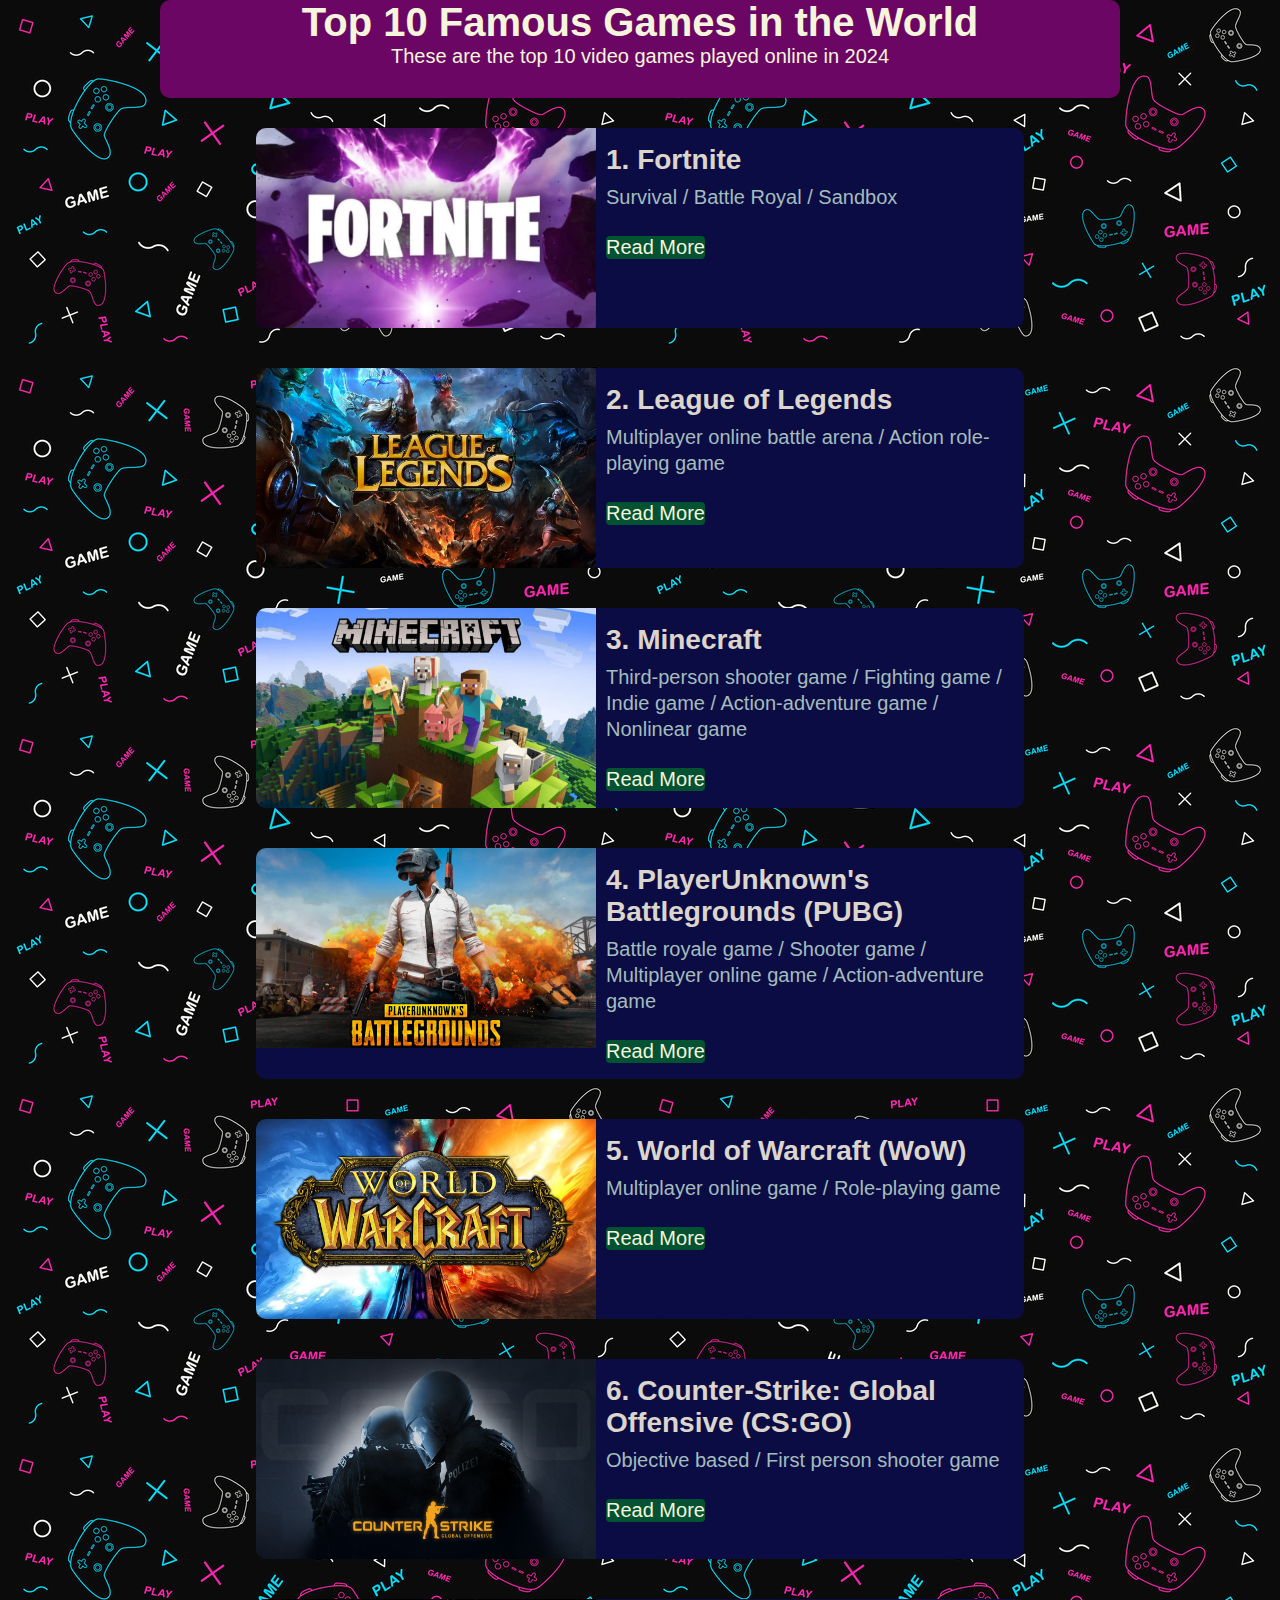
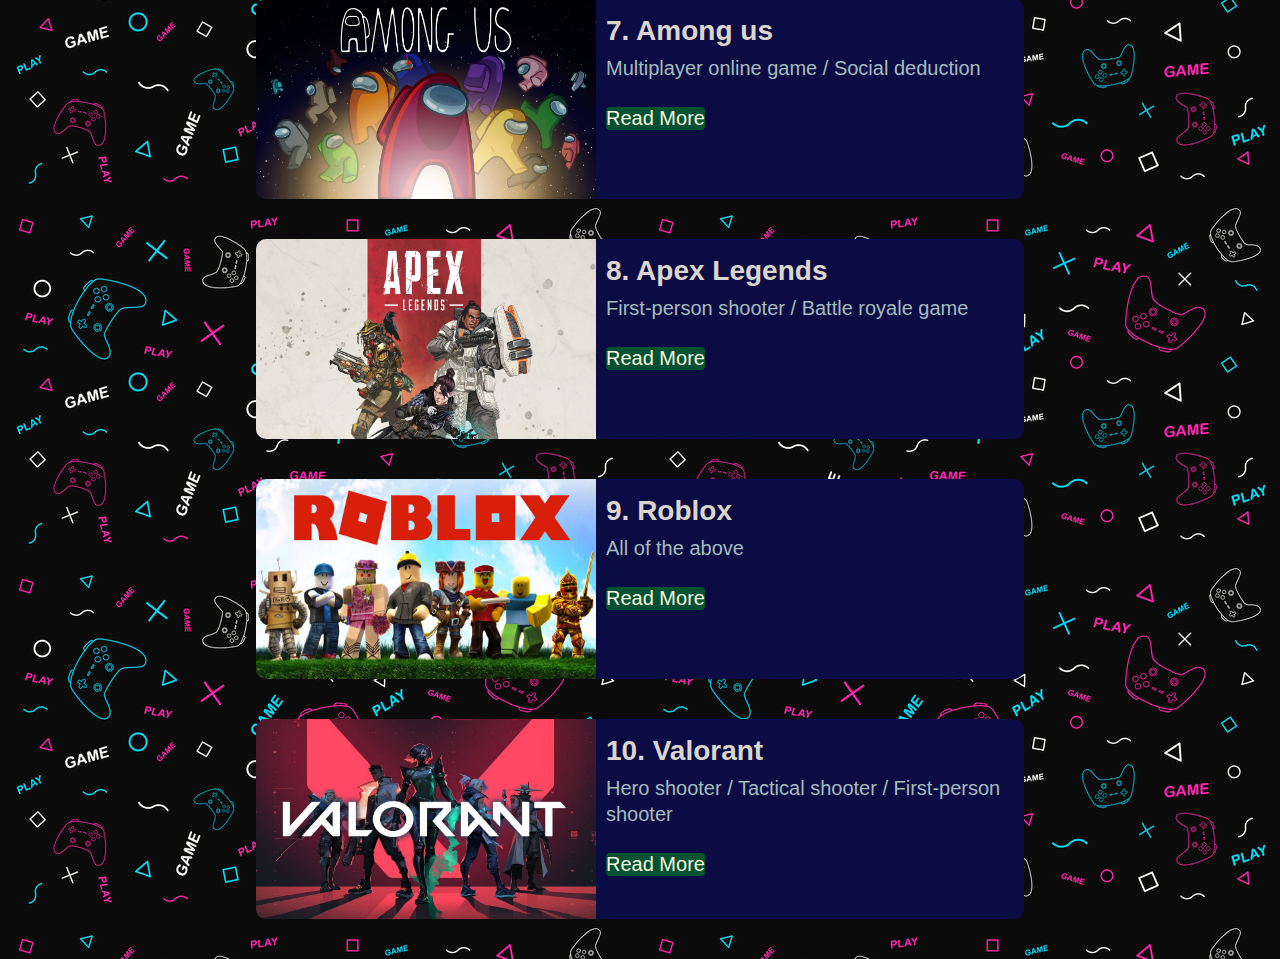
<file: App1_Rhad-Tyler-Pasag/index.html>
<!doctype html>
<html>
    <head>
        <link rel="stylesheet" href="stylesheet.css">
    </head>
    <body>

<div class="h1p">
<h1>Top 10 Famous Games in the World</h1>
<p>These are the top 10 video games played online in 2024</p>
</div>

<div class="box-container">

<div class="box">
    <img src="FORTNITE.jpg">
    <div class="box-content">
       <h3>1. Fortnite</h3>
        <p>Survival / Battle Royal / Sandbox</p>
        <a href="fortnite.html" class="btn">Read More</a>
      
    </div>
</div>

<div class="box">
    <img src="league of legends.jpg">
    <div class="box-content">
        <h3>2. League of Legends</h3>
        <p>Multiplayer online battle arena / Action role-playing game</p>
        <a href="LOL.html" class="btn">Read More</a>
    </div>
</div>

<div class="box">
    <img src="minecraft-font.jpg">
    <div class="box-content">
        <h3>3. Minecraft</h3>
        <p>Third-person shooter game / Fighting game / Indie game / Action-adventure game / Nonlinear game</p>
        <a href="minecraft.html" class="btn">Read More</a>
    </div>
</div>

<div class="box">
    <img src="PUBG.jpg">
    <div class="box-content">
        <h3>4. PlayerUnknown's Battlegrounds (PUBG)</h3>
        <p>Battle royale game / Shooter game / Multiplayer online game / Action-adventure game</p>
        <a href="PUBG.html" class="btn">Read More</a> 
    </div>
</div>

<div class="box">
    <img src="World of Warcraft.jpg">
    <div class="box-content">
        <h3>5. World of Warcraft (WoW)</h3>
        <p>Multiplayer online game / Role-playing game</p>
        <a href="WOW.html" class="btn">Read More</a>
    </div>
</div>

<div class="box">
    <img src="CS.png">
    <div class="box-content">
        <h3>6. Counter-Strike: Global Offensive (CS:GO)</h3>
        <p>Objective based / First person shooter game</p>
        <a href="CS.html" class="btn">Read More</a>
    </div>
</div>

<div class="box">
    <img src="Among us.jpg">
    <div class="box-content">
        <h3>7. Among us</h3>
        <p>Multiplayer online game / Social deduction</p>
        <a href="Among us.html" class="btn">Read More</a>
    </div>
</div>

<div class="box">
    <img src="Apex legends.jpg">
    <div class="box-content">
        <h3>8. Apex Legends</h3>
        <p> First-person shooter / Battle royale game</p>
        <a href="Apex.html" class="btn">Read More</a>
    </div>
</div>

<div class="box">
    <img src="Roblox.jpg">
    <div class="box-content">
        <h3>9. Roblox</h3>
        <p>All of the above</p>
        <a href="Roblox.html" class="btn">Read More</a>
    </div>
</div>

<div class="box">
    <img src="Valorant.jpg">
    <div class="box-content">
        <h3>10. Valorant</h3>
        <p>Hero shooter / Tactical shooter / First-person shooter</p>
        <a href="Valorant.html" class="btn">Read More</a>
    </div>
</div>

</div>

    </body>
</html>
</file>
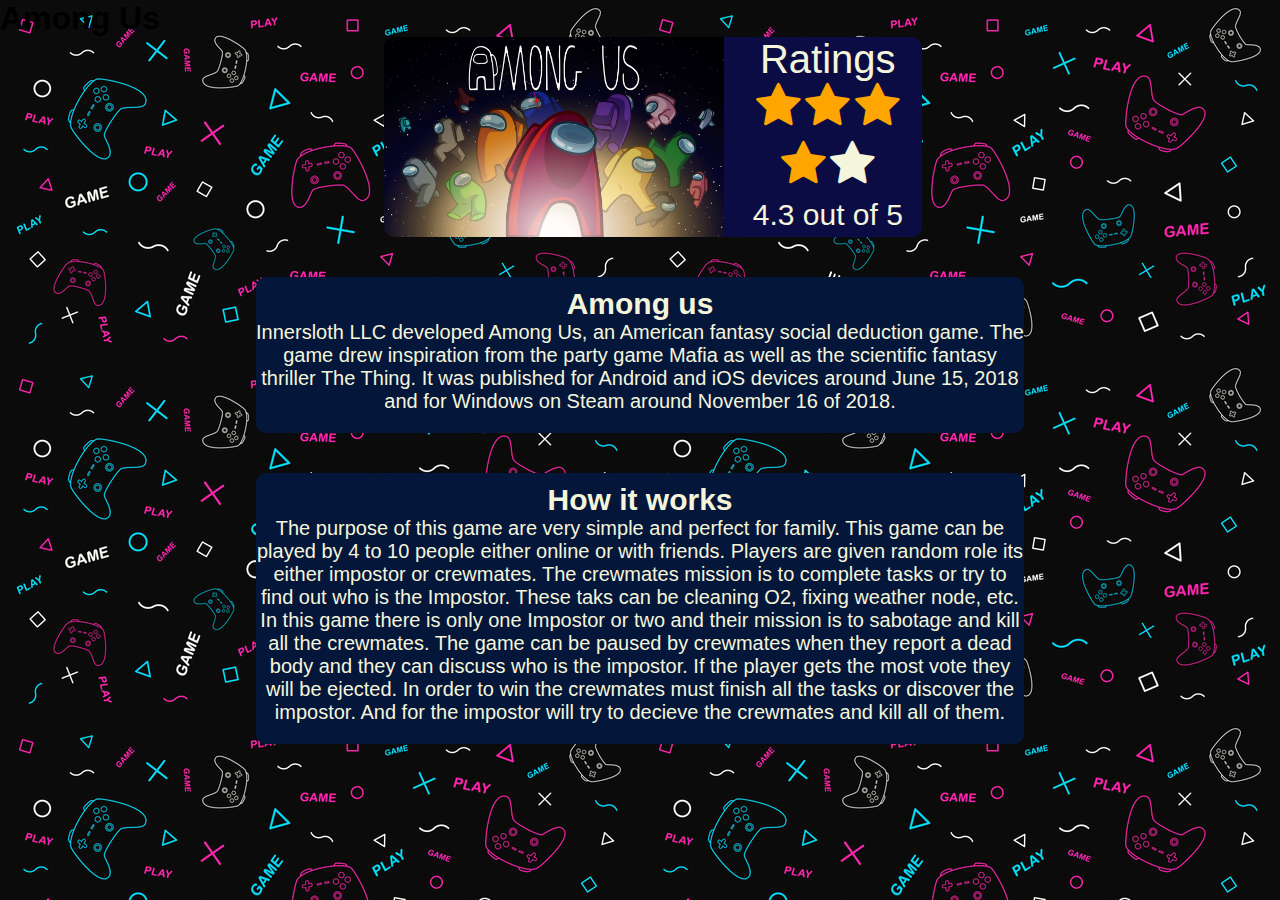
<file: App1_Rhad-Tyler-Pasag/Among us.html>
<!DOCTYPE html>
<html>
    <head>
        <link rel="stylesheet" href="stylesheet.css">
        <link rel="stylesheet" href="https://cdnjs.cloudflare.com/ajax/libs/font-awesome/4.7.0/css/font-awesome.min.css">
    </head>
    <body>
        <h1>Among Us</h1>

        <div class="heading-box">
        <div class="box">
             <img src="Among us.jpg">
        <span class="heading">Ratings</span>
        <br>
        <span class="fa fa-star fa-3x checked"></span>
        <span class="fa fa-star fa-3x checked"></span>
        <span class="fa fa-star fa-3x checked"></span>
        <span class="fa fa-star fa-3x checked"></span>
        <span class="fa fa-star fa-3x"></span>
        <p>4.3 out of 5</p>
        </div>
     </div>

     <div class="p-box">
        <h2>Among us</h2>
        <p>
            Innersloth LLC developed Among Us, an American fantasy social deduction game. 
            The game drew inspiration from the party game Mafia as well as the scientific fantasy thriller The Thing. 
            It was published for Android and iOS devices around June 15, 2018 and for Windows on Steam around November 16 of 2018.
        </p>
     </div>

     <div class="p-box">
        <h2>How it works</h2>
        <p>
            The purpose of this game are very simple and perfect for family.
            This game can be played by 4 to 10 people either online or with friends.
            Players are given random role its either impostor or crewmates. 
            The crewmates mission is to complete tasks or try to find out who is the Impostor.
            These taks can be cleaning O2, fixing weather node, etc. 
            In this game there is only one Impostor or two and their mission is to sabotage and kill all the crewmates.
            The game can be paused by crewmates when they report a dead body and they can discuss who is the impostor.
            If the player gets the most vote they will be ejected. 
            In order to win the crewmates must finish all the tasks or discover the impostor. 
            And for the impostor will try to decieve the crewmates and kill all of them.
        </p>
     </div>
    </body>
</html>
</file>
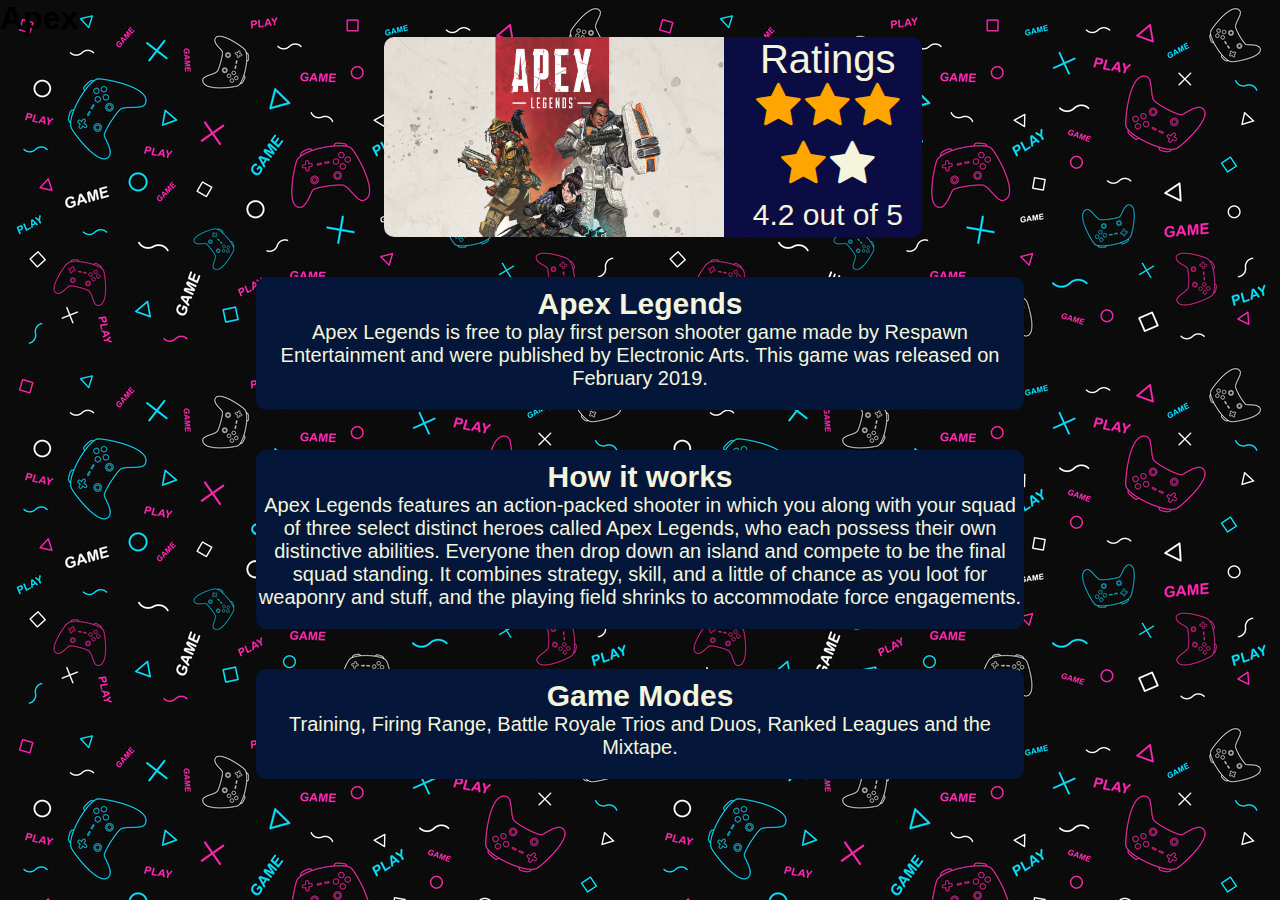
<file: App1_Rhad-Tyler-Pasag/Apex.html>
<!DOCTYPE html>
<html>
    <head>
        <link rel="stylesheet" href="stylesheet.css">
        <link rel="stylesheet" href="https://cdnjs.cloudflare.com/ajax/libs/font-awesome/4.7.0/css/font-awesome.min.css">
    </head>
    <body>
        <h1>Apex</h1>

        <div class="heading-box">
        <div class="box">
             <img src="Apex legends.jpg">
        <span class="heading">Ratings</span>
        <br>
        <span class="fa fa-star fa-3x checked"></span>
        <span class="fa fa-star fa-3x checked"></span>
        <span class="fa fa-star fa-3x checked"></span>
        <span class="fa fa-star fa-3x checked"></span>
        <span class="fa fa-star fa-3x"></span>
        <p>4.2 out of 5</p>
        </div>
     </div>

     <div class="p-box">
        <h2>Apex Legends</h2>
        <p>
            Apex Legends is free to play first person shooter game made by Respawn Entertainment and were published by Electronic Arts.
            This game was released on February 2019.
        </p>
     </div>

     <div class="p-box">
        <h2>How it works</h2>
        <p>
           Apex Legends features an action-packed shooter in which you along with your squad of three select distinct heroes called Apex Legends, 
           who each possess their own distinctive abilities. Everyone then drop down an island and compete to be the final squad standing. 
           It combines strategy, skill, and a little of chance as you loot for weaponry and stuff, and the playing field shrinks to accommodate force engagements. 
       </p> 
    </div>

    <div class="p-box">
        <h2>Game Modes</h2>
        <p>
            Training, Firing Range, Battle Royale Trios and Duos, Ranked Leagues and the Mixtape.
        </p>
    </div>
    </body>
</html>
</file>
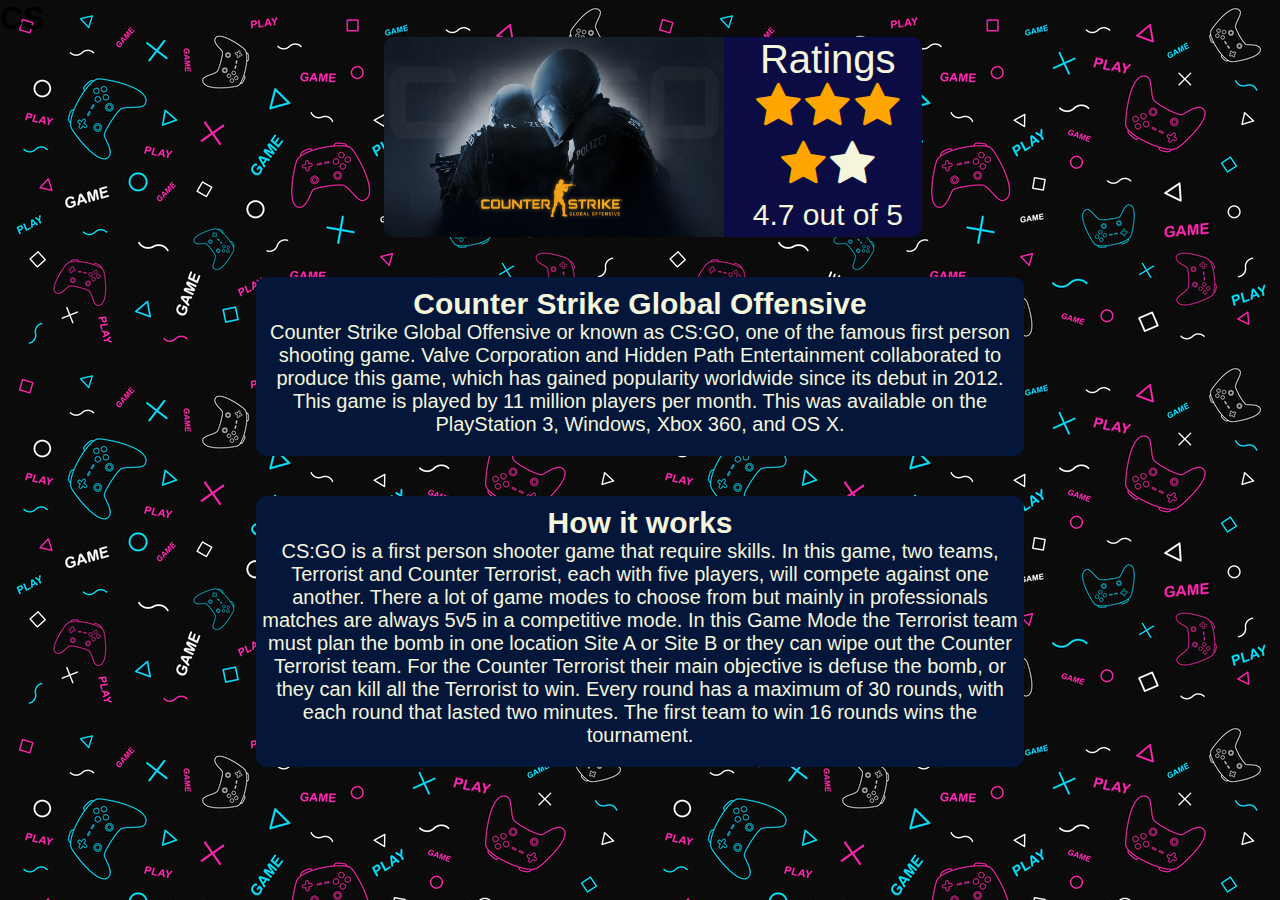
<file: App1_Rhad-Tyler-Pasag/CS.html>
<!DOCTYPE html>
<html>
    <head>
        <link rel="stylesheet" href="stylesheet.css">
        <link rel="stylesheet" href="https://cdnjs.cloudflare.com/ajax/libs/font-awesome/4.7.0/css/font-awesome.min.css">
    </head>
    <body>
        <h1>CS</h1>

        <div class="heading-box">
        <div class="box">
             <img src="CS.png">
        <span class="heading">Ratings</span>
        <br>
        <span class="fa fa-star fa-3x checked"></span>
        <span class="fa fa-star fa-3x checked"></span>
        <span class="fa fa-star fa-3x checked"></span>
        <span class="fa fa-star fa-3x checked"></span>
        <span class="fa fa-star fa-3x"></span>
        <p>4.7 out of 5</p>
        </div>
     </div>

     <div class="p-box">
        <h2>Counter Strike Global Offensive</h2>
        <p>
            Counter Strike Global Offensive or known as CS:GO, one of the famous first person shooting game. 
            Valve Corporation and Hidden Path Entertainment collaborated to produce this game, which has gained popularity worldwide since its debut in 2012.
            This game is played by 11 million players per month. 
            This was available on the PlayStation 3, Windows, Xbox 360, and OS X.
        </p>
     </div>

     <div class="p-box">
        <h2>How it works</h2>
        <p> 
           CS:GO is a first person shooter game that require skills. 
           In this game, two teams, Terrorist and Counter Terrorist, each with five players, will compete against one another.
           There a lot of game modes to choose from but mainly in professionals matches are always 5v5 in a competitive mode.
           In this Game Mode the Terrorist team must plan the bomb in one location Site A or Site B or they can wipe out the Counter Terrorist team.
           For the Counter Terrorist their main objective is defuse the bomb, or they can kill all the Terrorist to win.
           Every round has a maximum of 30 rounds, with each round that lasted two minutes.
           The first team to win 16 rounds wins the tournament.
        </p>
     </div>
    </body>
</html>
</file>
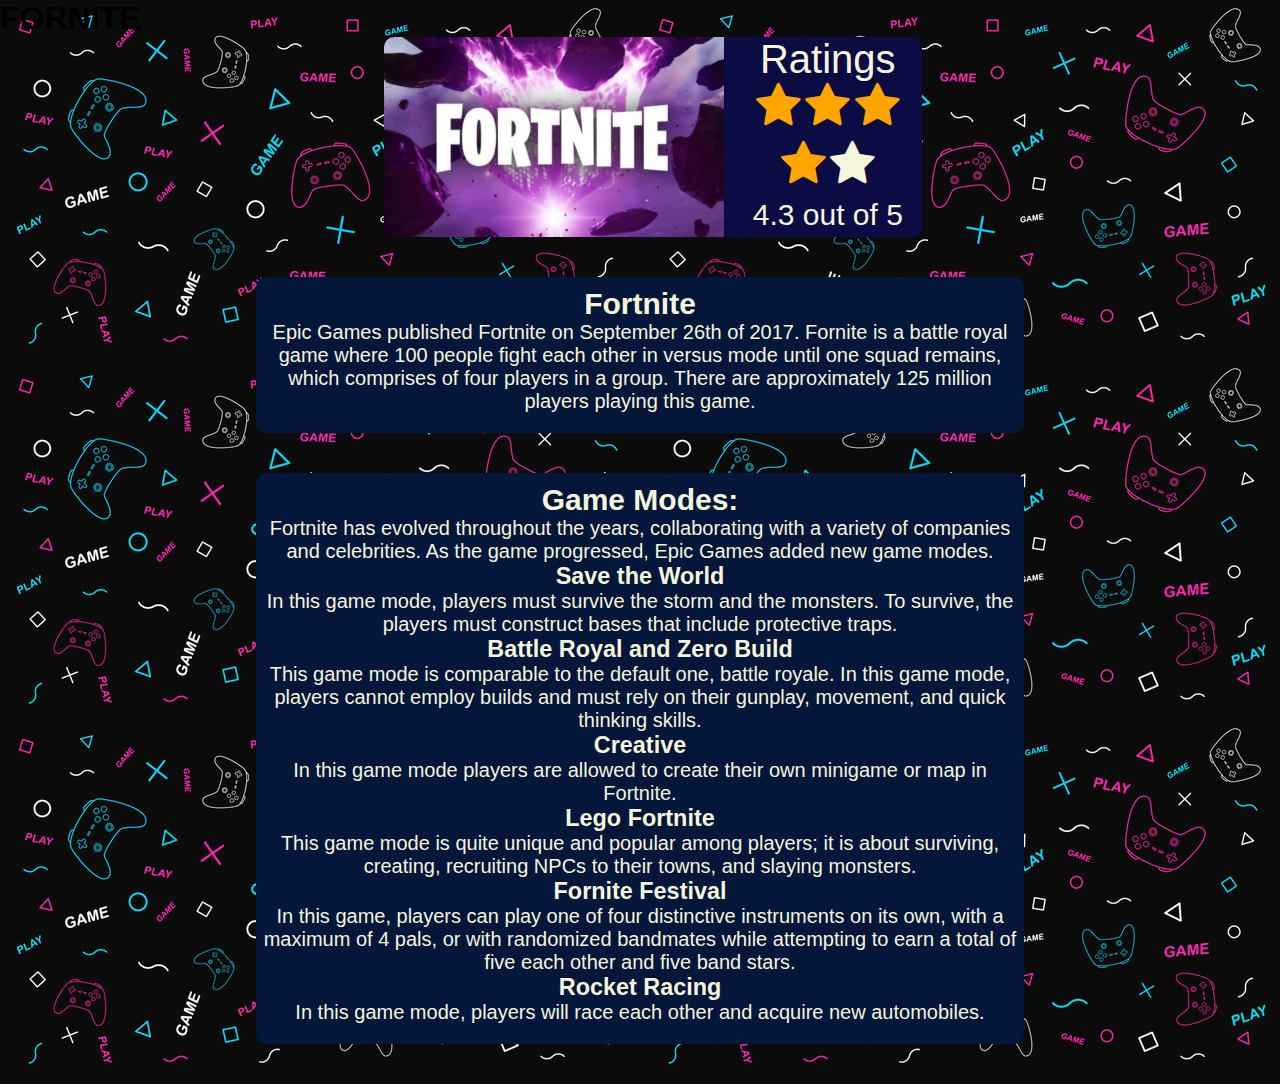
<file: App1_Rhad-Tyler-Pasag/fortnite.html>
<!DOCTYPE html>
<html>
    <head>
        <link rel="stylesheet" href="stylesheet.css">
        <link rel="stylesheet" href="https://cdnjs.cloudflare.com/ajax/libs/font-awesome/4.7.0/css/font-awesome.min.css">
    </head>

    <body>
   
        <h1>FORNITE</h1>

       <div class="heading-box">
       <div class="box">
            <img src="FORTNITE.jpg">
       <span class="heading">Ratings</span>
       <br>
       <span class="fa fa-star fa-3x checked"></span>
       <span class="fa fa-star fa-3x checked"></span>
       <span class="fa fa-star fa-3x checked"></span>
       <span class="fa fa-star fa-3x checked"></span>
       <span class="fa fa-star fa-3x"></span>
       <p>4.3 out of 5</p>
       </div>
    </div>
    
<div class="p-box">
<h2>Fortnite</h2>
    <p>
    Epic Games published Fortnite on September 26th of 2017. Fornite is a battle royal game where 100 people fight each other in 
    versus mode until one squad remains, which comprises of four players in a group. There are approximately 125 million players playing this game.
    </p>
</div>
<div class="p-box">
<h2>Game Modes:</h2>
   <p>
    Fortnite has evolved throughout the years, collaborating with a variety of companies and celebrities. As the game progressed, Epic Games added new game modes.
    <h3>Save the World</h3>
    In this game mode, players must survive the storm and the monsters. To survive, the players must construct bases that include protective traps. 
    <h3>Battle Royal and Zero Build</h3>
    This game mode is comparable to the default one, battle royale. In this game mode, players cannot employ builds and must rely on their gunplay, movement, and quick thinking skills.
    <h3>Creative</h3>
    In this game mode players are allowed to create their own minigame or map in Fortnite.
    <h3>Lego Fortnite</h3>
    This game mode is quite unique and popular among players; it is about surviving, creating, recruiting NPCs to their towns, and slaying monsters.
    <h3>Fornite Festival</h3>
    In this game, players can play one of four distinctive instruments on its own, with a maximum of 4 pals, or with randomized bandmates while attempting to earn a 
    total of five each other and five band stars.
    <h3>Rocket Racing</h3>
    In this game mode, players will race each other and acquire new automobiles.
   </p>
</div>


    </body>
</html>
</file>
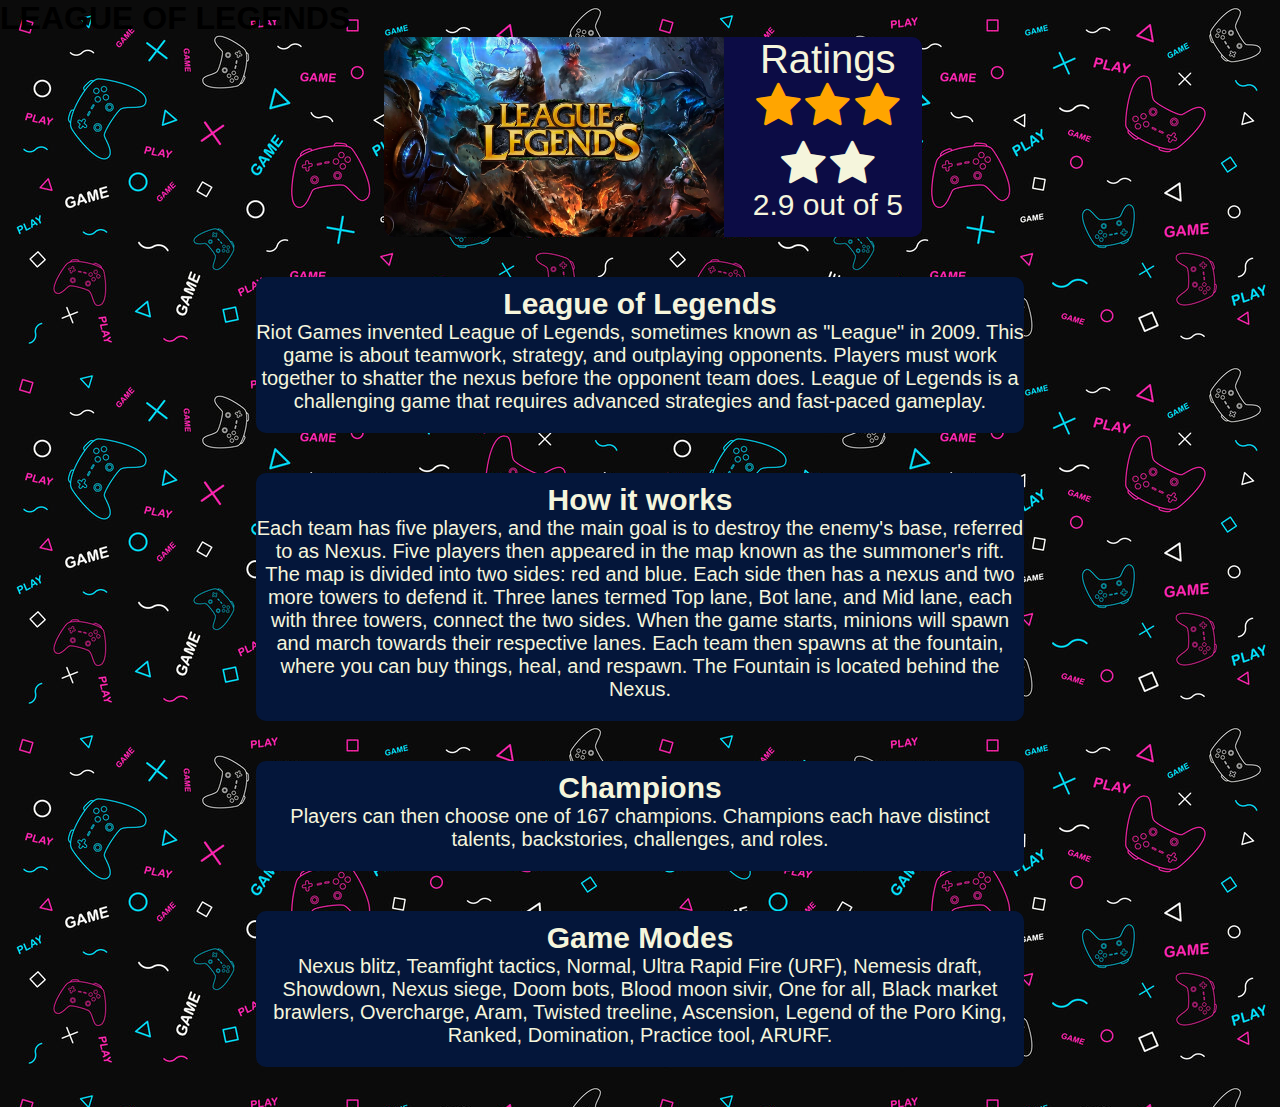
<file: App1_Rhad-Tyler-Pasag/LOL.html>
<!DOCTYPE html>
<html>
    <head>
        <link rel="stylesheet" href="stylesheet.css">
        <link rel="stylesheet" href="https://cdnjs.cloudflare.com/ajax/libs/font-awesome/4.7.0/css/font-awesome.min.css">
    </head>
    <body>
        <h1>LEAGUE OF LEGENDS</h1>

        <div class="heading-box">
        <div class="box">
             <img src="league of legends.jpg">
        <span class="heading">Ratings</span>
        <br>
        <span class="fa fa-star fa-3x checked"></span>
        <span class="fa fa-star fa-3x checked"></span>
        <span class="fa fa-star fa-3x checked"></span>
        <span class="fa fa-star fa-3x"></span>
        <span class="fa fa-star fa-3x"></span>
        <p>2.9 out of 5</p>
        </div>
     </div>

     <div class="p-box">
        <h2>League of Legends</h2>
        <p>
            Riot Games invented League of Legends, sometimes known as "League" in 2009. This game is about teamwork, strategy, and outplaying opponents.
            Players must work together to shatter the nexus before the opponent team does. League of Legends is a challenging game that requires advanced strategies and fast-paced gameplay. 
        </p>
     </div>

     <div class="p-box">
        <h2>How it works</h2>
        <p>
            Each team has five players, and the main goal is to destroy the enemy's base, referred to as Nexus. 
            Five players then appeared in the map known as the summoner's rift. 
            The map is divided into two sides: red and blue. Each side then has a nexus and two more towers to defend it. 
            Three lanes termed Top lane, Bot lane, and Mid lane, each with three towers, connect the two sides. 
            When the game starts, minions will spawn and march towards their respective lanes.
            Each team then spawns at the fountain, where you can buy things, heal, and respawn. The Fountain is located behind the Nexus.
        </p>
     </div>

     <div class="p-box">
        <h2>Champions</h2>
        <p>Players can then choose one of 167 champions. Champions each have distinct talents, backstories, challenges, and roles. 
        </p>
    </div>

        <div class="p-box">
            <h2>Game Modes</h2>
            <p>
                Nexus blitz, Teamfight tactics, Normal, Ultra Rapid Fire (URF), Nemesis draft, Showdown, Nexus siege, Doom bots, Blood moon sivir, 
                One for all, Black market brawlers, Overcharge, Aram, Twisted treeline, Ascension, Legend of the Poro King, Ranked, Domination, Practice tool, ARURF.
            </p>
     </div>
    </body>
</html>
</file>
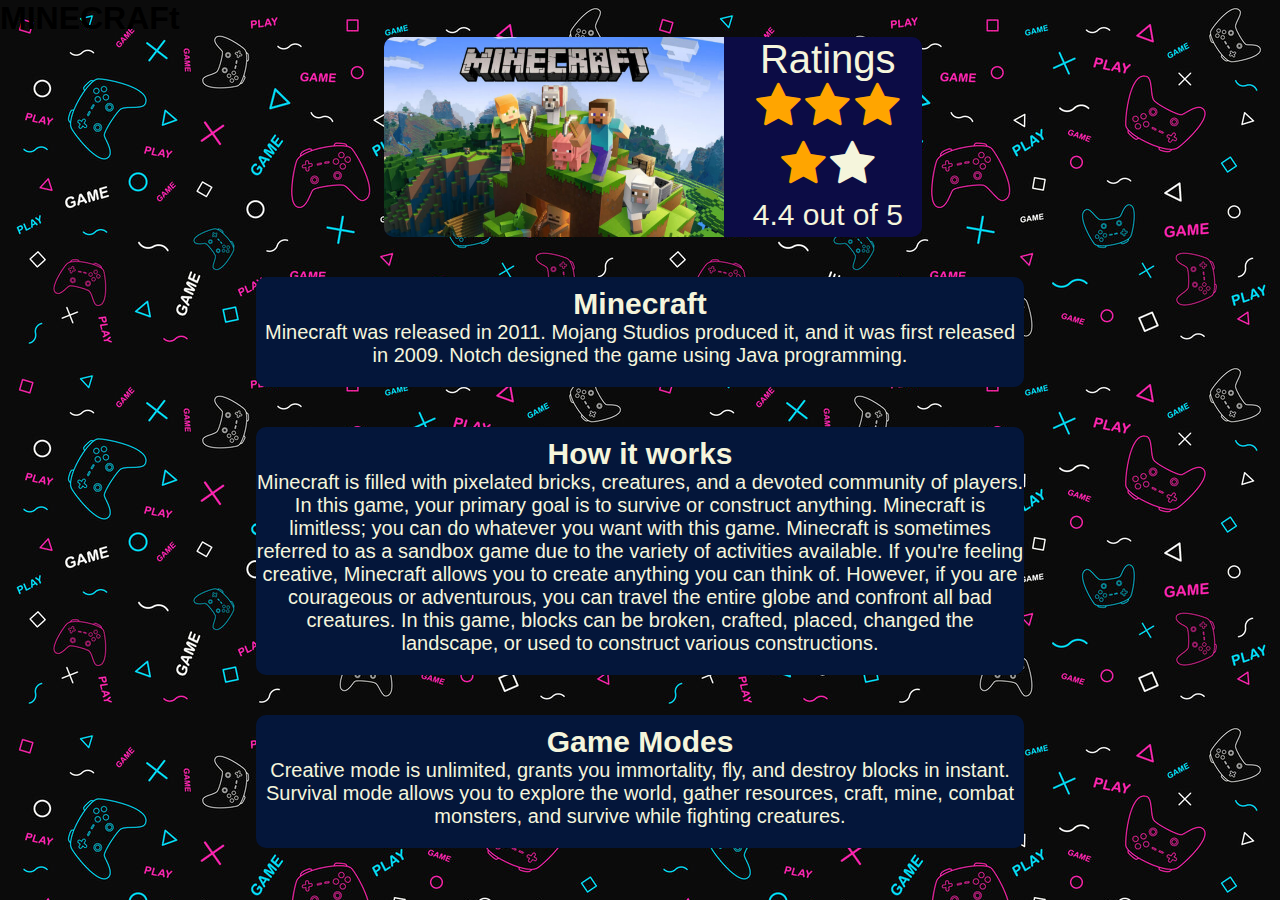
<file: App1_Rhad-Tyler-Pasag/minecraft.html>
<!DOCTYPE html>
<html>
    <head>
        <link rel="stylesheet" href="stylesheet.css">
        <link rel="stylesheet" href="https://cdnjs.cloudflare.com/ajax/libs/font-awesome/4.7.0/css/font-awesome.min.css">
    </head>
    <body>
        <h1>MINECRAFt</h1>

        <div class="heading-box">
        <div class="box">
             <img src="minecraft-font.jpg">
        <span class="heading">Ratings</span>
        <br>
        <span class="fa fa-star fa-3x checked"></span>
        <span class="fa fa-star fa-3x checked"></span>
        <span class="fa fa-star fa-3x checked"></span>
        <span class="fa fa-star fa-3x checked"></span>
        <span class="fa fa-star fa-3x"></span>
        <p>4.4 out of 5</p>
        </div>
     </div>

     <div class="p-box">
       <h2>Minecraft</h2> 
       <p>
        Minecraft was released in 2011. Mojang Studios produced it, and it was first released in 2009. Notch designed the game using Java programming.
       </p>
     </div>

     <div class="p-box">
        <h2>How it works</h2>
        <p>
            Minecraft is filled with pixelated bricks, creatures, and a devoted community of players. In this game, your primary goal is to survive or construct anything.
            Minecraft is limitless; you can do whatever you want with this game. Minecraft is sometimes referred to as a sandbox game due to the variety of activities available.
            If you're feeling creative, Minecraft allows you to create anything you can think of. However, if you are courageous or adventurous, you can travel the entire globe and confront all bad creatures.
            In this game, blocks can be broken, crafted, placed, changed the landscape, or used to construct various constructions.
        </p>
     </div>

     <div class="p-box">
        <h2>Game Modes</h2>
        <p>Creative mode is unlimited, grants you immortality, fly, and destroy blocks in instant.
           Survival mode allows you to explore the world, gather resources, craft, mine, combat monsters, and survive while fighting creatures.
        </p>
     </div>
    </body>
</html>
</file>
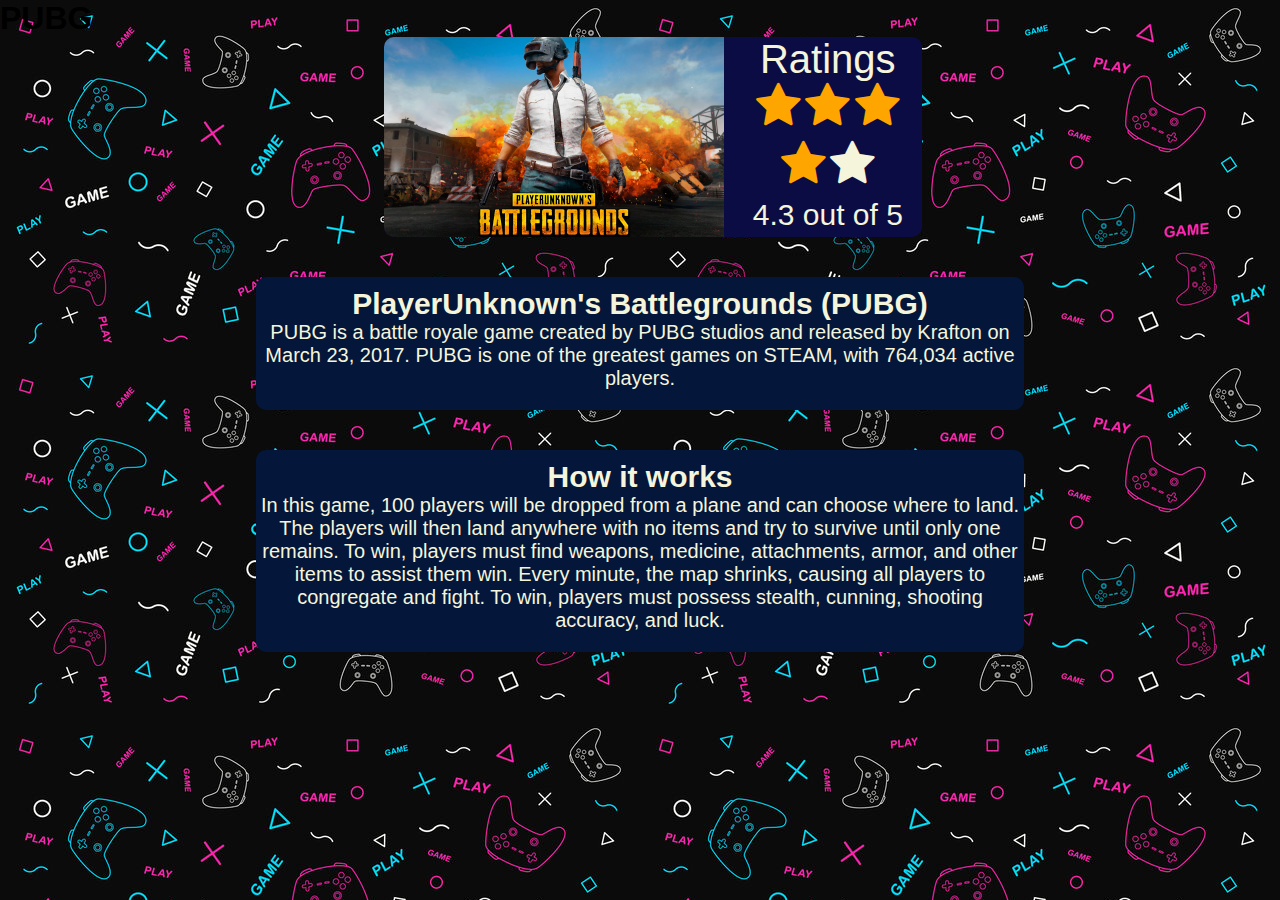
<file: App1_Rhad-Tyler-Pasag/PUBG.html>
<!DOCTYPE html>
<html>
    <head>
        <link rel="stylesheet" href="stylesheet.css">
        <link rel="stylesheet" href="https://cdnjs.cloudflare.com/ajax/libs/font-awesome/4.7.0/css/font-awesome.min.css">
    </head>
    <body>
        <h1>PUBG</h1>

        <div class="heading-box">
            <div class="box">
                 <img src="PUBG.jpg">
            <span class="heading">Ratings</span>
            <br>
            <span class="fa fa-star fa-3x checked"></span>
            <span class="fa fa-star fa-3x checked"></span>
            <span class="fa fa-star fa-3x checked"></span>
            <span class="fa fa-star fa-3x checked"></span>
            <span class="fa fa-star fa-3x"></span>
            <p>4.3 out of 5</p>
            </div>
         </div>

       <div class="p-box">
        <h2>PlayerUnknown's Battlegrounds (PUBG)</h2>
        <p>
            PUBG is a battle royale game created by PUBG studios and released by Krafton on March 23, 2017.
            PUBG is one of the greatest games on STEAM, with 764,034 active players.
        </p>
       </div>

       <div class="p-box">
        <h2>How it works</h2>
        <p>
            In this game, 100 players will be dropped from a plane and can choose where to land.
            The players will then land anywhere with no items and try to survive until only one remains.
            To win, players must find weapons, medicine, attachments, armor, and other items to assist them win.
            Every minute, the map shrinks, causing all players to congregate and fight.
            To win, players must possess stealth, cunning, shooting accuracy, and luck.
        </p>
       </div>
    </body>
</html>
</file>
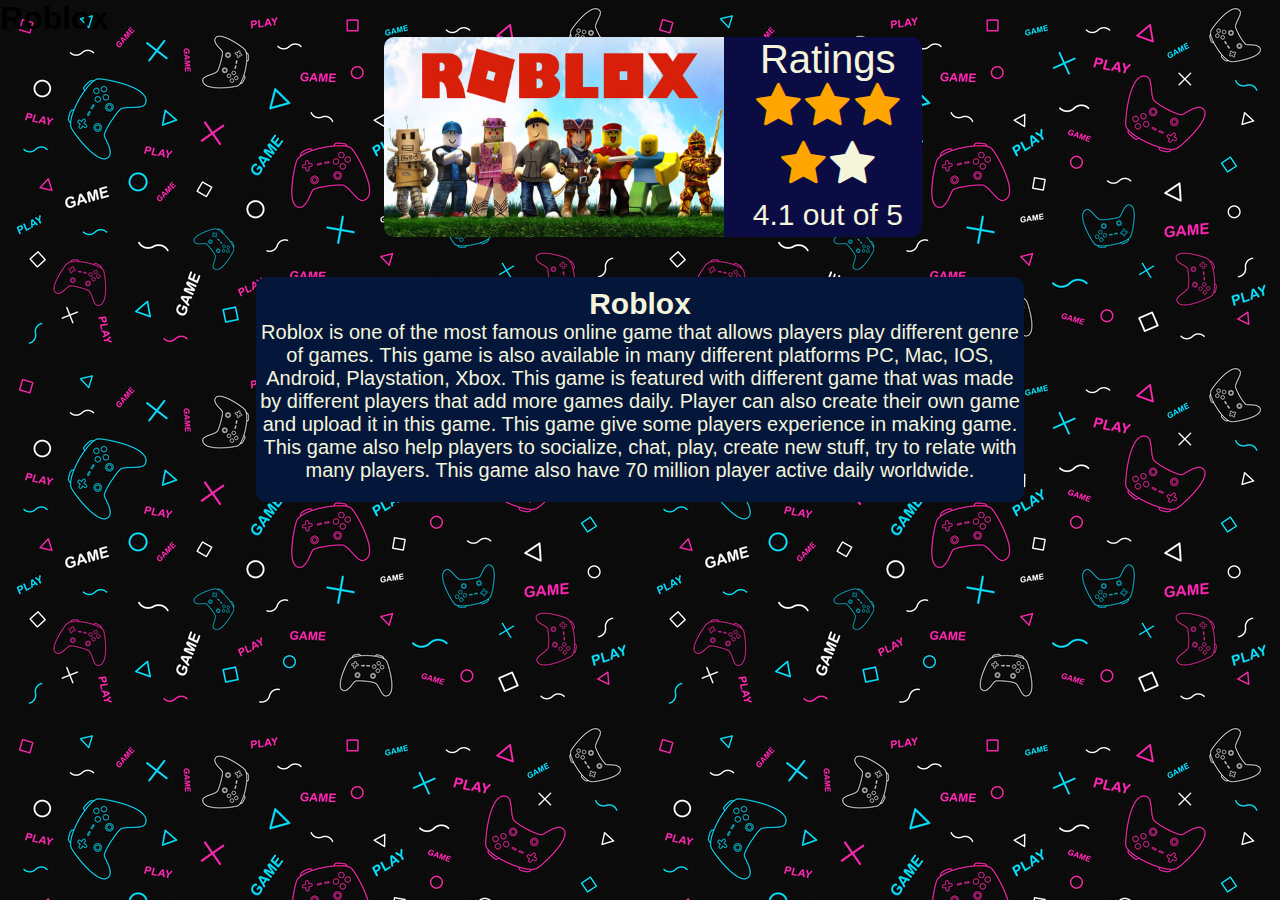
<file: App1_Rhad-Tyler-Pasag/Roblox.html>
<!DOCTYPE html>
<html>
    <head>
        <link rel="stylesheet" href="stylesheet.css">
        <link rel="stylesheet" href="https://cdnjs.cloudflare.com/ajax/libs/font-awesome/4.7.0/css/font-awesome.min.css">
    </head>
    <body>
        <h1>Roblox</h1>

        <div class="heading-box">
        <div class="box">
             <img src="Roblox.jpg">
        <span class="heading">Ratings</span>
        <br>
        <span class="fa fa-star fa-3x checked"></span>
        <span class="fa fa-star fa-3x checked"></span>
        <span class="fa fa-star fa-3x checked"></span>
        <span class="fa fa-star fa-3x checked"></span>
        <span class="fa fa-star fa-3x"></span>
        <p>4.1 out of 5</p>
        </div>
     </div>

     <div class="p-box">
        <h2>Roblox</h2>
        <p>
            Roblox is one of the most famous online game that allows players play different genre of games.
            This game is also available in many different platforms PC, Mac, IOS, Android, Playstation, Xbox.
            This game is featured with different game that was made by different players that add more games daily.
            Player can also create their own game and upload it in this game.
            This game give some players experience in making game. This game also help players to socialize, chat, play, create new stuff, try to
            relate with many players. This game also have 70 million player active daily worldwide.
        </p>
     </div>
    </body>
</html>
</file>
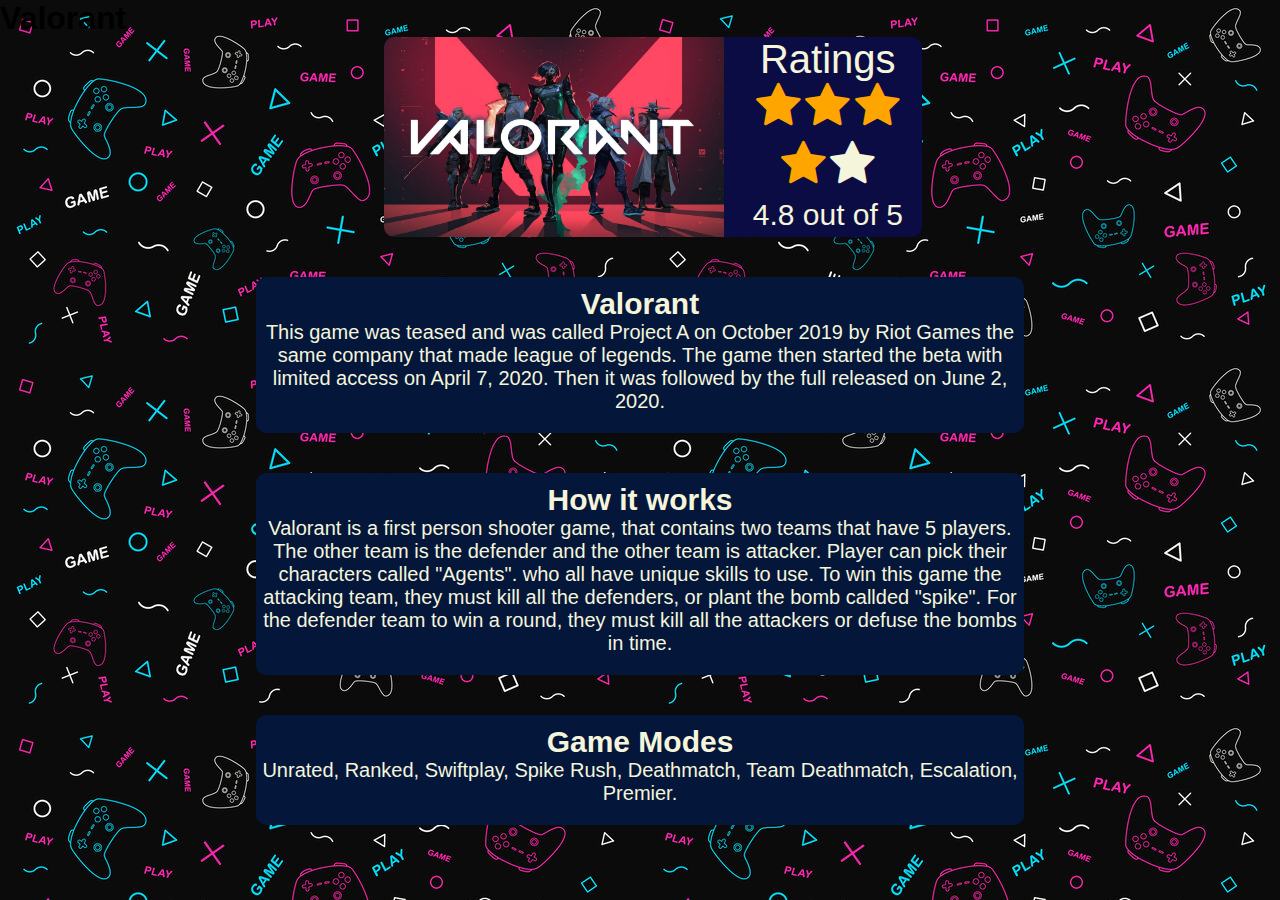
<file: App1_Rhad-Tyler-Pasag/Valorant.html>
<!DOCTYPE html>
<html>
    <head>
        <link rel="stylesheet" href="stylesheet.css">
        <link rel="stylesheet" href="https://cdnjs.cloudflare.com/ajax/libs/font-awesome/4.7.0/css/font-awesome.min.css">
    </head>
    <body>
        <h1>Valorant</h1>

        <div class="heading-box">
        <div class="box">
             <img src="Valorant.jpg">
        <span class="heading">Ratings</span>
        <br>
        <span class="fa fa-star fa-3x checked"></span>
        <span class="fa fa-star fa-3x checked"></span>
        <span class="fa fa-star fa-3x checked"></span>
        <span class="fa fa-star fa-3x checked"></span>
        <span class="fa fa-star fa-3x"></span>
        <p>4.8 out of 5</p>
        </div>
     </div>

     <div class="p-box">
        <h2>Valorant</h2>
        <p>
            This game was teased and was called Project A on October 2019 by Riot Games the same
            company that made league of legends. The game then started the beta with limited access on April 7, 2020.
            Then it was followed by the full released on June 2, 2020.
        </p>
     </div>

     <div class="p-box">
        <h2>How it works</h2>
        <p>
            Valorant is a first person shooter game, that contains two teams that have 5 players.
            The other team is the defender and the other team is attacker. Player can pick their characters called "Agents".
            who all have unique skills to use. To win this game the attacking team, they must kill all the defenders, or plant the bomb callded "spike".
            For the defender team to win a round, they must kill all the attackers or defuse the bombs in time.
     </div>

     <div class="p-box">
        <h2>Game Modes</h2>
        <p>
            Unrated, Ranked, Swiftplay, Spike Rush, Deathmatch, Team Deathmatch, Escalation, Premier.
        </p>
     </div>
    </body>
</html>
</file>
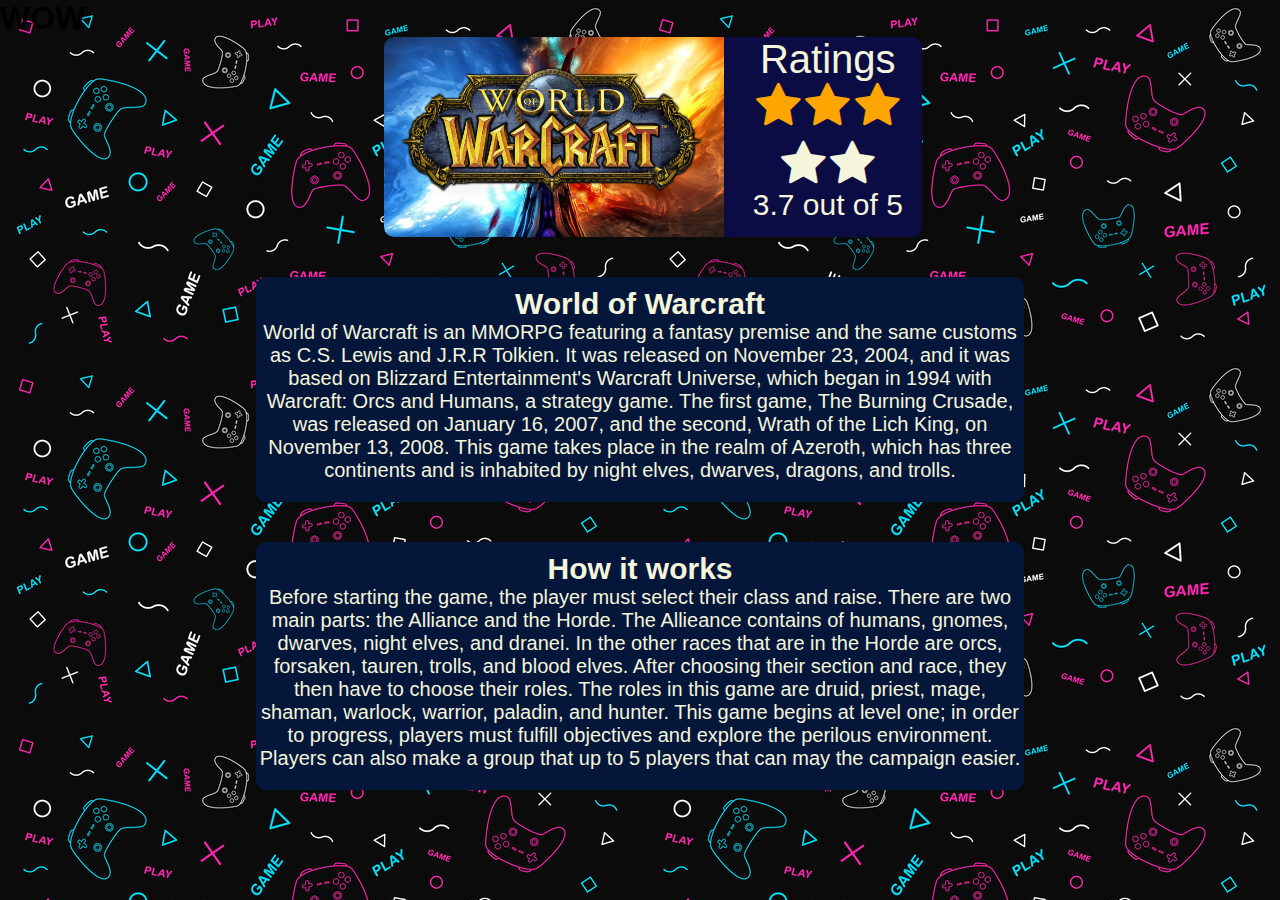
<file: App1_Rhad-Tyler-Pasag/WOW.html>
<!DOCTYPE html>
<html>
    <head>
        <link rel="stylesheet" href="stylesheet.css">
        <link rel="stylesheet" href="https://cdnjs.cloudflare.com/ajax/libs/font-awesome/4.7.0/css/font-awesome.min.css">
    </head>
    <body>
        <h1> WOW </h1>
        <div class="heading-box">
            <div class="box">
                 <img src="World of Warcraft.jpg">
            <span class="heading">Ratings</span>
            <br>
            <span class="fa fa-star fa-3x checked"></span>
            <span class="fa fa-star fa-3x checked"></span>
            <span class="fa fa-star fa-3x checked"></span>
            <span class="fa fa-star fa-3x"></span>
            <span class="fa fa-star fa-3x"></span>
            <p>3.7 out of 5</p>
            </div>
         </div>

         <div class="p-box">
            <h2>World of Warcraft</h2>
            <p>
                World of Warcraft is an MMORPG featuring a fantasy premise and the same customs as C.S. Lewis and J.R.R Tolkien.
                It was released on November 23, 2004, and it was based on Blizzard Entertainment's Warcraft Universe, which began in 1994 with Warcraft: Orcs and Humans, a strategy game.
                The first game, The Burning Crusade, was released on January 16, 2007, and the second, Wrath of the Lich King, on November 13, 2008.
                This game takes place in the realm of Azeroth, which has three continents and is inhabited by night elves, dwarves, dragons, and trolls.
            </p>
         </div>

         <div class="p-box">
            <h2>How it works</h2>
            <p>
                Before starting the game, the player must select their class and raise.
                There are two main parts: the Alliance and the Horde.
                The Allieance contains of humans, gnomes, dwarves, night elves, and dranei.
                In the other races that are in the Horde are orcs, forsaken, tauren, trolls, and blood elves.
                After choosing their section and race, they then have to choose their roles.
                The roles in this game are druid, priest, mage, shaman, warlock, warrior, paladin, and hunter.
                This game begins at level one; in order to progress, players must fulfill objectives and explore the perilous environment.
                Players can also make a group that up to 5 players that can may the campaign easier.
            </p>
         </div>
    </body>
</html>
</file>
<file: App1_Rhad-Tyler-Pasag/stylesheet.css>
*{
    margin:0px;
    padding:0px;
    box-sizing: border-box;
    font-family: 'Segoe UI', Tahoma, Geneva, Verdana, sans-serif;
}

body{
    background-image: url('background.jpg');
}

.h1p{
    width :75%;
    height:auto;
    background-color: rgb(108, 6, 100);
    border-radius: 10px;
    overflow: hidden;
    box-shadow: 0px, 2px, 4px rgba(0,0,0,0.2);
    margin-bottom: 30px;
    color:beige;
    text-align: center;
    font-size: 20px;
    padding-bottom: 30px;
    margin-left: auto;
    margin-right: auto;
}

.box-container{
    display:flex;
    justify-content: center;
    flex-wrap: wrap;
    margin: top 100x;
}

.box{
    width: 60%;
    height: 40%;
    background-color: rgb(12, 12, 69);
    border-radius: 10px;
    overflow: hidden;
    box-shadow: 0px, 2px, 4px rgba(0,0,0,0.2);
    margin-bottom: 40px;
}

.box img {
    width:350px;
    height:200px;
    float: left;
    padding-right: 10px;
}

.box-content{
    padding:16px;
}

.box-content h3{
    color:rgb(220, 213, 204);
    font-size: 28px;
    margin-bottom: 8px;
}

.box-content p{
    color: rgb(164, 188, 188);
    font-size: 20px;
    line-height: 1.3;
    padding-bottom: 10px;
}

.box-content .btn{
    display:inline-block;
    padding: 15px, 32px;
    background-color: rgb(3, 82, 50);
    text-decoration: none;
    border-radius: 4px;
    margin-top: 16px;
    color:beige;
    font-size: 20px;
}

.heading{
    font-size: 40px;
    margin-top: 20px;
}

.fa{
    font: size 25px;;
    text-align: center;
}

.checked {
    color: orange;
    padding-bottom: 10px;
}

.heading-box{
    color:beige;
   text-align: center;
    padding-left: 30%;
}

.heading-box p{
    font-size:30px;
}

.p-box{
    width: 60%;
    height: 40%;
    background-color: rgb(4, 22, 58);
    border-radius: 10px;
    overflow: hidden;
    box-shadow: 0px, 2px, 4px rgba(0,0,0,0.2);
    margin-bottom: 40px;

    color:beige;
   text-align: center;
   font-size: 20px;
   padding-bottom: 20px;
   padding-top: 10px;
   margin-left: auto;
   margin-right: auto;
}
</file>
